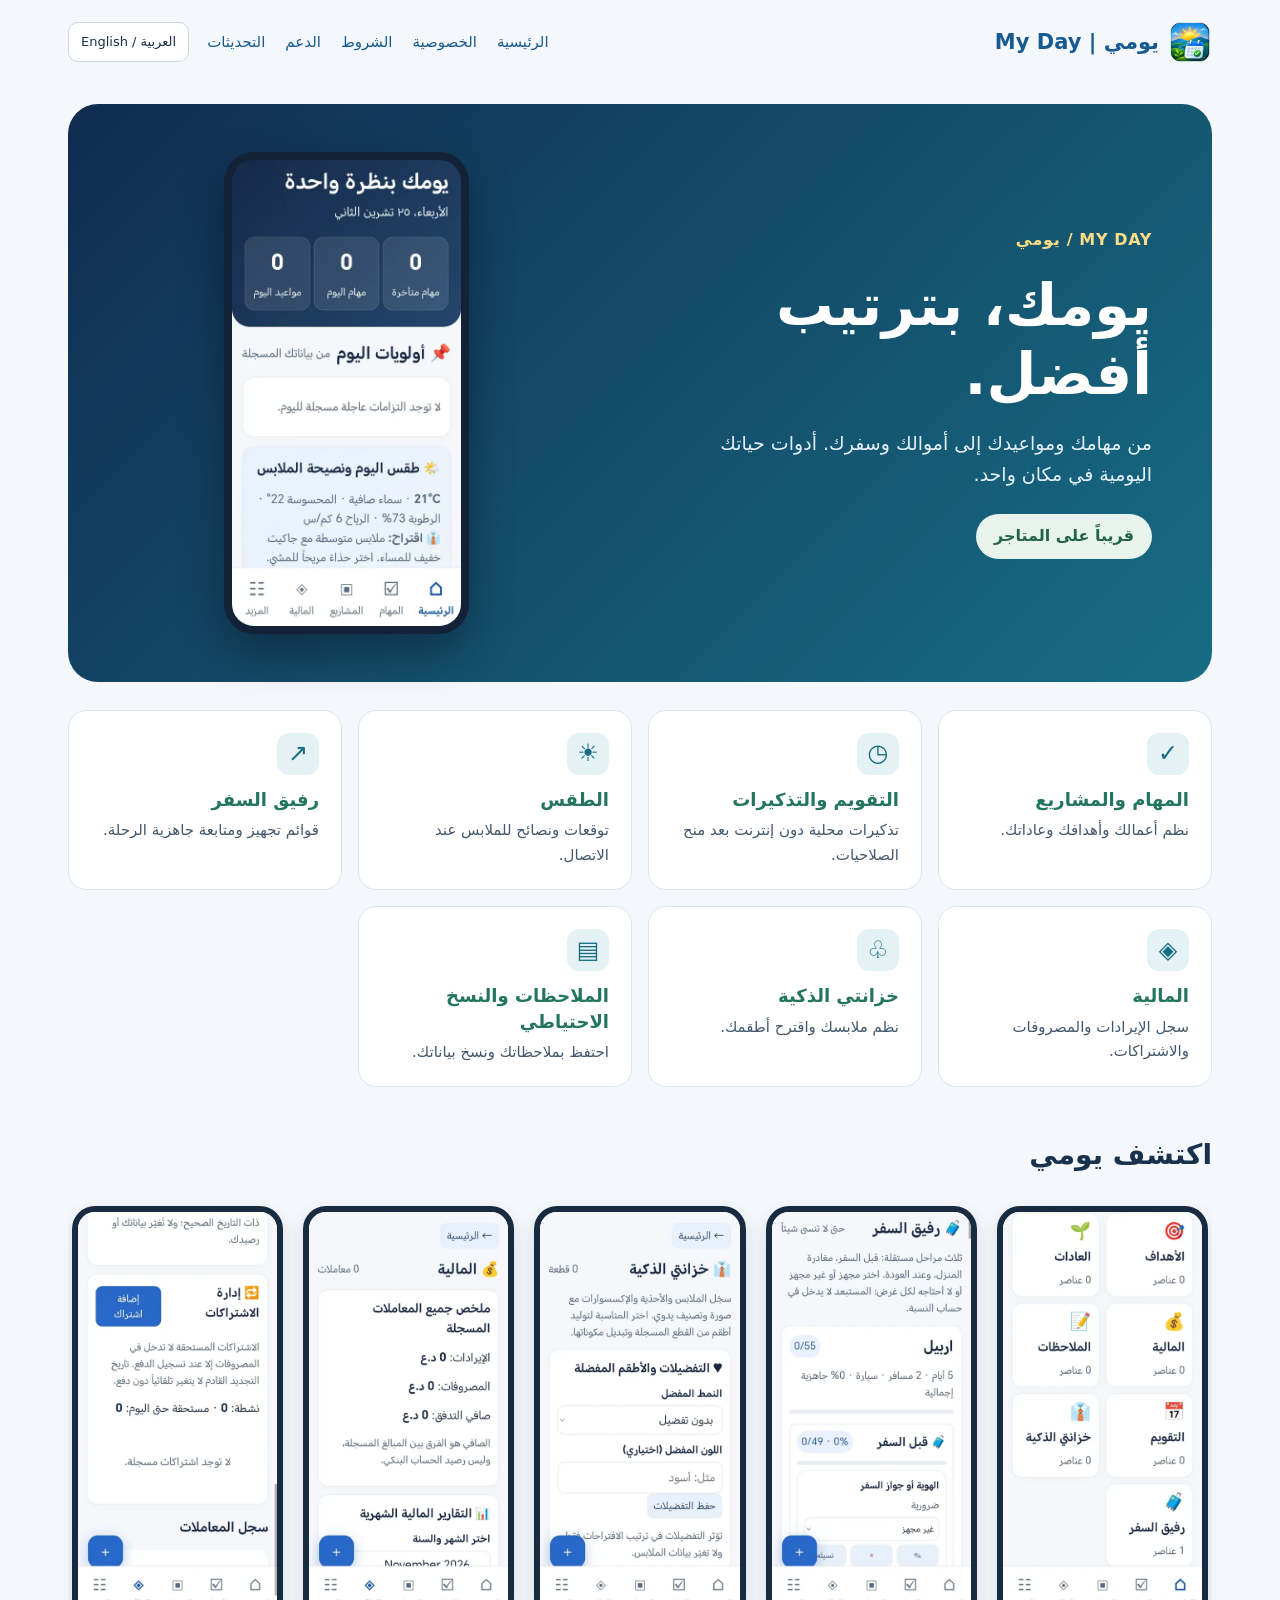
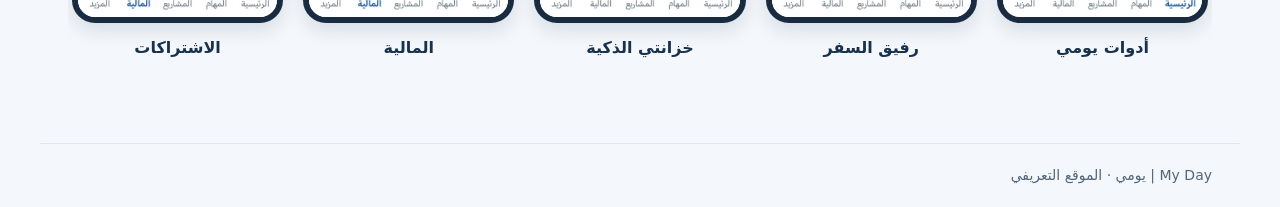
<file: index.html>
<!doctype html><html lang="ar" dir="rtl"><head><meta charset="utf-8"><meta name="viewport" content="width=device-width,initial-scale=1"><link rel="icon" href="assets/icon.png"><title>الرئيسية | Home — My Day</title><link rel="stylesheet" href="style.css?v=1.2"></head><body><header><a class="brand" href="index.html"><img src="assets/icon.png" alt="" width="48" height="48"> <span>يومي | My Day</span></a><button id="menu" aria-controls="nav" aria-expanded="false" aria-label="Menu / القائمة">☰</button><nav id="nav"><a href="index.html"><span data-lang="ar">الرئيسية</span><span data-lang="en" hidden>Home</span></a><a href="privacy.html"><span data-lang="ar">الخصوصية</span><span data-lang="en" hidden>Privacy</span></a><a href="terms.html"><span data-lang="ar">الشروط</span><span data-lang="en" hidden>Terms</span></a><a href="support.html"><span data-lang="ar">الدعم</span><span data-lang="en" hidden>Support</span></a><a href="changelog.html"><span data-lang="ar">التحديثات</span><span data-lang="en" hidden>Updates</span></a></nav><button id="language" type="button">العربية / English</button></header><main><section data-lang="ar"><div class="hero"><div><div class="eyebrow">MY DAY / يومي</div><h1>يومك، بترتيب أفضل.</h1><p>من مهامك ومواعيدك إلى أموالك وسفرك. أدوات حياتك اليومية في مكان واحد.</p><span class="pill">قريباً على المتاجر</span></div><img class="phone" src="assets/overview.webp" alt="My Day dashboard"></div><div class="grid"><div class="tile"><span class="symbol">✓</span><h3>المهام والمشاريع</h3><p>نظم أعمالك وأهدافك وعاداتك.</p></div><div class="tile"><span class="symbol">◷</span><h3>التقويم والتذكيرات</h3><p>تذكيرات محلية دون إنترنت بعد منح الصلاحيات.</p></div><div class="tile"><span class="symbol">☀</span><h3>الطقس</h3><p>توقعات ونصائح للملابس عند الاتصال.</p></div><div class="tile"><span class="symbol">↗</span><h3>رفيق السفر</h3><p>قوائم تجهيز ومتابعة جاهزية الرحلة.</p></div><div class="tile"><span class="symbol">◈</span><h3>المالية</h3><p>سجل الإيرادات والمصروفات والاشتراكات.</p></div><div class="tile"><span class="symbol">♧</span><h3>خزانتي الذكية</h3><p>نظم ملابسك واقترح أطقمك.</p></div><div class="tile"><span class="symbol">▤</span><h3>الملاحظات والنسخ الاحتياطي</h3><p>احتفظ بملاحظاتك ونسخ بياناتك.</p></div></div><h2>اكتشف يومي</h2><div class="gallery"><figure><img loading="lazy" src="assets/features.webp" alt="أدوات يومي"><figcaption>أدوات يومي</figcaption></figure><figure><img loading="lazy" src="assets/travel.webp" alt="رفيق السفر"><figcaption>رفيق السفر</figcaption></figure><figure><img loading="lazy" src="assets/wardrobe.webp" alt="خزانتي الذكية"><figcaption>خزانتي الذكية</figcaption></figure><figure><img loading="lazy" src="assets/finance.webp" alt="المالية"><figcaption>المالية</figcaption></figure><figure><img loading="lazy" src="assets/subscriptions.webp" alt="الاشتراكات"><figcaption>الاشتراكات</figcaption></figure></div></section><section data-lang="en" hidden><div class="hero"><div><div class="eyebrow">MY DAY / يومي</div><h1>Your day, better organized.</h1><p>From tasks and appointments to finances and travel. Your everyday tools in one place.</p><span class="pill">Coming to app stores</span></div><img class="phone" src="assets/overview.webp" alt="My Day dashboard"></div><div class="grid"><div class="tile"><span class="symbol">✓</span><h3>Tasks & projects</h3><p>Organize work, goals and habits.</p></div><div class="tile"><span class="symbol">◷</span><h3>Calendar & reminders</h3><p>Offline local reminders with permissions.</p></div><div class="tile"><span class="symbol">☀</span><h3>Weather</h3><p>Forecasts and clothing tips when connected.</p></div><div class="tile"><span class="symbol">↗</span><h3>Travel companion</h3><p>Packing lists and trip readiness.</p></div><div class="tile"><span class="symbol">◈</span><h3>Personal finance</h3><p>Track income, expenses and subscriptions.</p></div><div class="tile"><span class="symbol">♧</span><h3>Smart wardrobe</h3><p>Organize clothing and suggest outfits.</p></div><div class="tile"><span class="symbol">▤</span><h3>Notes & backups</h3><p>Keep notes and copies of your data.</p></div></div><h2>Explore My Day</h2><div class="gallery"><figure><img loading="lazy" src="assets/features.webp" alt="Daily tools"><figcaption>Daily tools</figcaption></figure><figure><img loading="lazy" src="assets/travel.webp" alt="Travel companion"><figcaption>Travel companion</figcaption></figure><figure><img loading="lazy" src="assets/wardrobe.webp" alt="Smart wardrobe"><figcaption>Smart wardrobe</figcaption></figure><figure><img loading="lazy" src="assets/finance.webp" alt="Finance"><figcaption>Finance</figcaption></figure><figure><img loading="lazy" src="assets/subscriptions.webp" alt="Subscriptions"><figcaption>Subscriptions</figcaption></figure></div></section></main><footer>My Day | يومي · <span data-lang="ar">الموقع التعريفي</span><span data-lang="en" hidden>Product website</span></footer><script src="lang.js?v=1.2"></script></body></html>
</file>
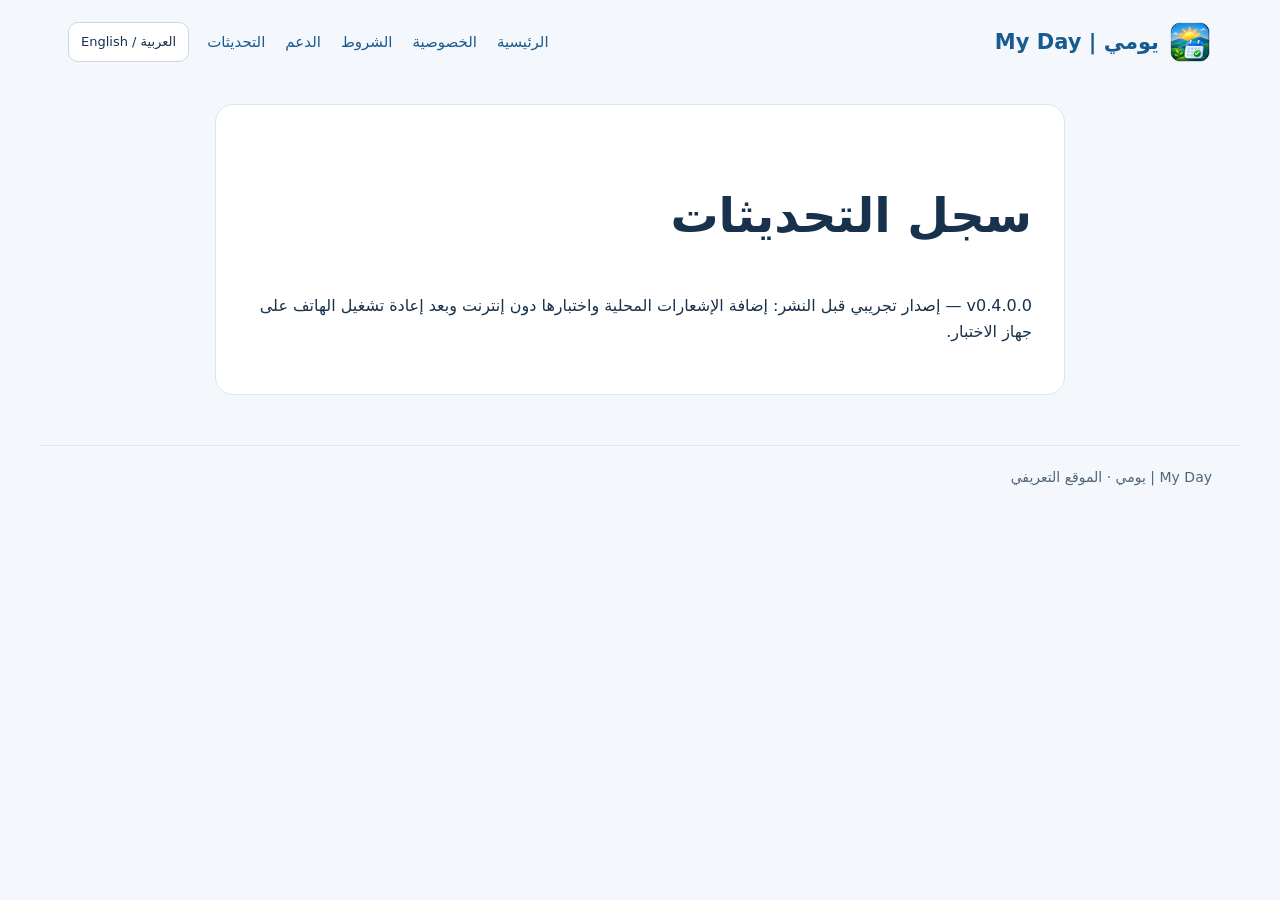
<file: changelog.html>
<!doctype html><html lang="ar" dir="rtl"><head><meta charset="utf-8"><meta name="viewport" content="width=device-width,initial-scale=1"><link rel="icon" href="assets/icon.png"><title>سجل التحديثات | Changelog — My Day</title><link rel="stylesheet" href="style.css?v=1.2"></head><body><header><a class="brand" href="index.html"><img src="assets/icon.png" alt="" width="48" height="48"> <span>يومي | My Day</span></a><button id="menu" aria-controls="nav" aria-expanded="false" aria-label="Menu / القائمة">☰</button><nav id="nav"><a href="index.html"><span data-lang="ar">الرئيسية</span><span data-lang="en" hidden>Home</span></a><a href="privacy.html"><span data-lang="ar">الخصوصية</span><span data-lang="en" hidden>Privacy</span></a><a href="terms.html"><span data-lang="ar">الشروط</span><span data-lang="en" hidden>Terms</span></a><a href="support.html"><span data-lang="ar">الدعم</span><span data-lang="en" hidden>Support</span></a><a href="changelog.html"><span data-lang="ar">التحديثات</span><span data-lang="en" hidden>Updates</span></a></nav><button id="language" type="button">العربية / English</button></header><main><section data-lang="ar"><article><h1>سجل التحديثات</h1><p>v0.4.0.0 — إصدار تجريبي قبل النشر: إضافة الإشعارات المحلية واختبارها دون إنترنت وبعد إعادة تشغيل الهاتف على جهاز الاختبار.</p></article></section><section data-lang="en" hidden><article><h1>Changelog</h1><p>v0.4.0.0 — Pre-release: local notifications added and tested offline and after device restart on the test device.</p></article></section></main><footer>My Day | يومي · <span data-lang="ar">الموقع التعريفي</span><span data-lang="en" hidden>Product website</span></footer><script src="lang.js?v=1.2"></script></body></html>
</file>
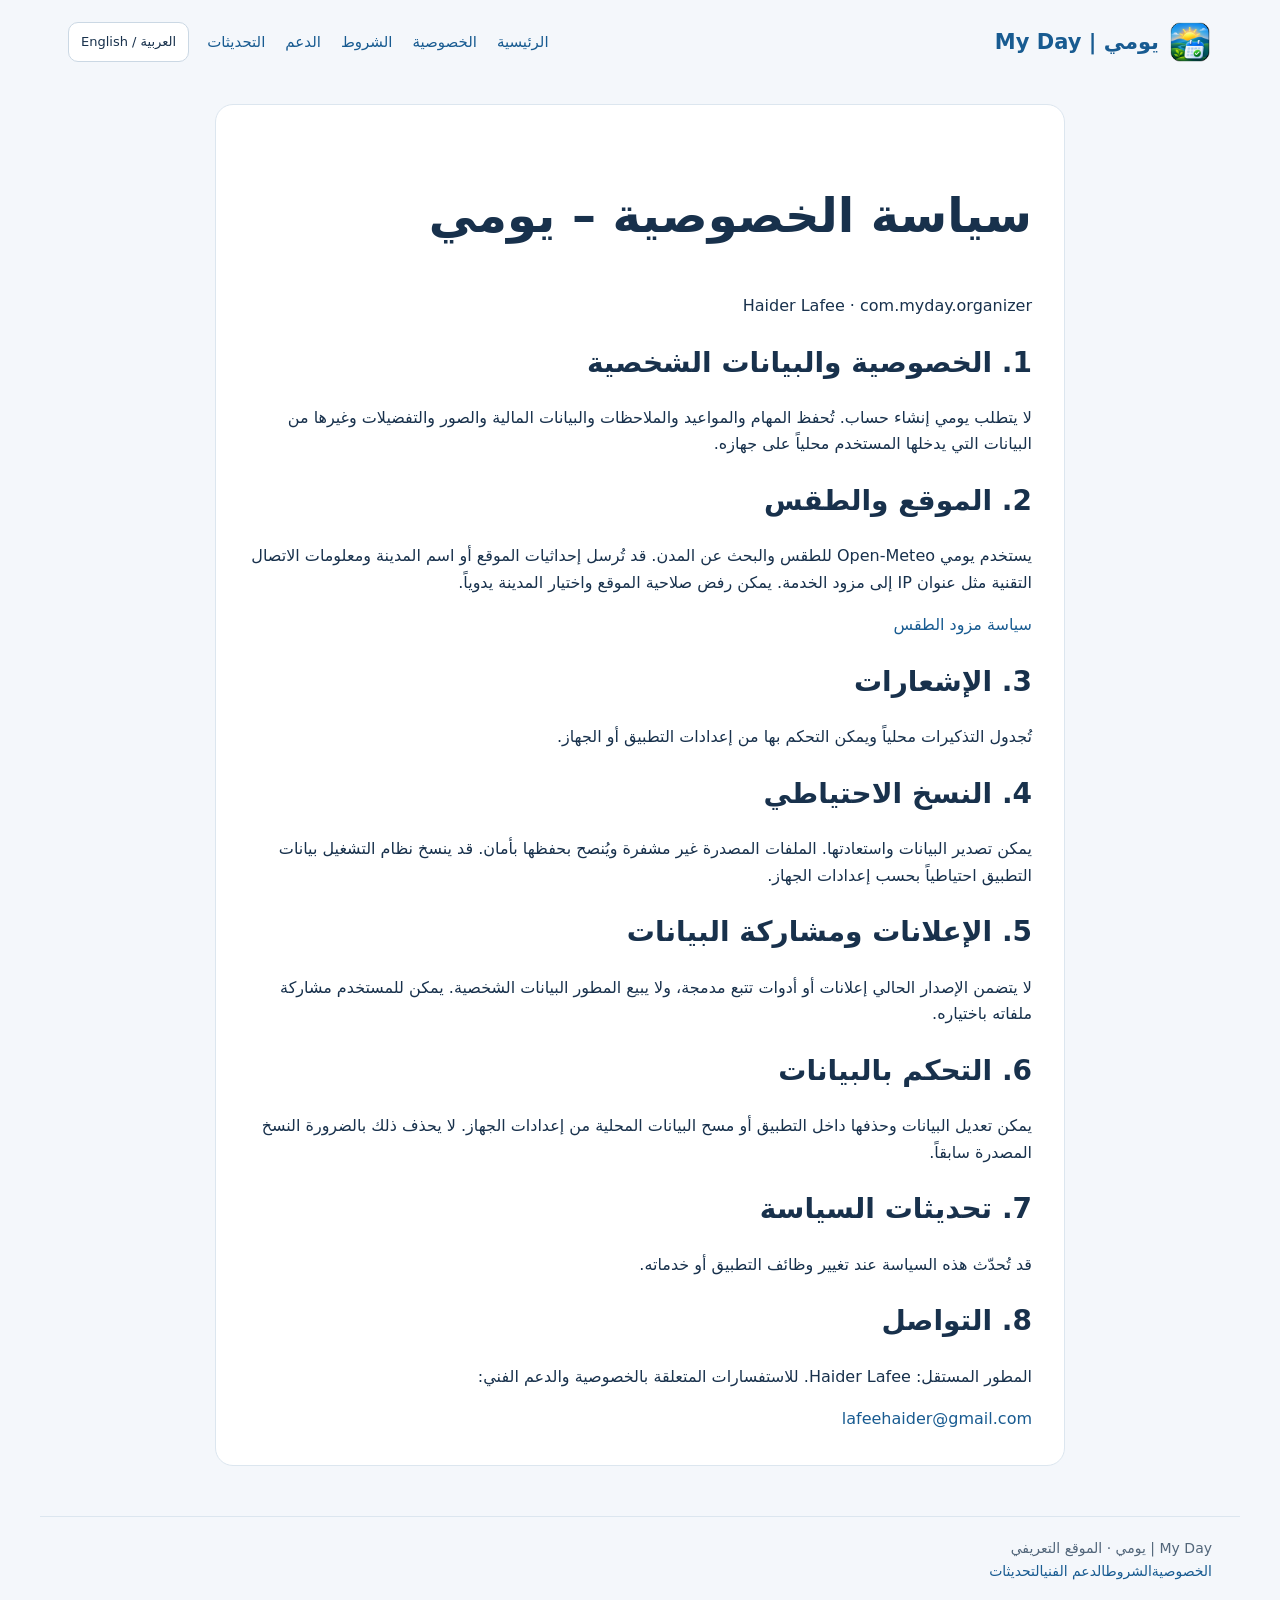
<file: privacy.html>
<!DOCTYPE html>
<html dir="rtl" lang="ar"><head><meta charset="utf-8"/><meta content="width=device-width,initial-scale=1" name="viewport"/><link href="assets/icon.png" rel="icon"/><title>سياسة الخصوصية | Privacy policy — My Day</title><link href="style.css?v=1.2.1" rel="stylesheet"/></head><body><header><a class="brand" href="index.html"><img alt="" height="48" src="assets/icon.png" width="48"/> <span>يومي | My Day</span></a><button aria-controls="nav" aria-expanded="false" aria-label="Menu / القائمة" id="menu">☰</button><nav id="nav"><a href="index.html"><span data-lang="ar">الرئيسية</span><span data-lang="en" hidden="">Home</span></a><a href="privacy.html"><span data-lang="ar">الخصوصية</span><span data-lang="en" hidden="">Privacy</span></a><a href="terms.html"><span data-lang="ar">الشروط</span><span data-lang="en" hidden="">Terms</span></a><a href="support.html"><span data-lang="ar">الدعم</span><span data-lang="en" hidden="">Support</span></a><a href="changelog.html"><span data-lang="ar">التحديثات</span><span data-lang="en" hidden="">Updates</span></a></nav><button id="language" type="button">العربية / English</button></header><main><section data-lang="ar"><article><h1>سياسة الخصوصية – يومي</h1><p>Haider Lafee · com.myday.organizer</p><h2>1. الخصوصية والبيانات الشخصية</h2><p>لا يتطلب يومي إنشاء حساب. تُحفظ المهام والمواعيد والملاحظات والبيانات المالية والصور والتفضيلات وغيرها من البيانات التي يدخلها المستخدم محلياً على جهازه.</p><h2>2. الموقع والطقس</h2><p>يستخدم يومي Open-Meteo للطقس والبحث عن المدن. قد تُرسل إحداثيات الموقع أو اسم المدينة ومعلومات الاتصال التقنية مثل عنوان IP إلى مزود الخدمة. يمكن رفض صلاحية الموقع واختيار المدينة يدوياً.</p><a href="https://open-meteo.com/en/terms">سياسة مزود الطقس</a><h2>3. الإشعارات</h2><p>تُجدول التذكيرات محلياً ويمكن التحكم بها من إعدادات التطبيق أو الجهاز.</p><h2>4. النسخ الاحتياطي</h2><p>يمكن تصدير البيانات واستعادتها. الملفات المصدرة غير مشفرة ويُنصح بحفظها بأمان. قد ينسخ نظام التشغيل بيانات التطبيق احتياطياً بحسب إعدادات الجهاز.</p><h2>5. الإعلانات ومشاركة البيانات</h2><p>لا يتضمن الإصدار الحالي إعلانات أو أدوات تتبع مدمجة، ولا يبيع المطور البيانات الشخصية. يمكن للمستخدم مشاركة ملفاته باختياره.</p><h2>6. التحكم بالبيانات</h2><p>يمكن تعديل البيانات وحذفها داخل التطبيق أو مسح البيانات المحلية من إعدادات الجهاز. لا يحذف ذلك بالضرورة النسخ المصدرة سابقاً.</p><h2>7. تحديثات السياسة</h2><p>قد تُحدّث هذه السياسة عند تغيير وظائف التطبيق أو خدماته.</p><h2>8. التواصل</h2><p>المطور المستقل: Haider Lafee. للاستفسارات المتعلقة بالخصوصية والدعم الفني:</p><a href="mailto:lafeehaider@gmail.com">lafeehaider@gmail.com</a></article></section><section data-lang="en" hidden=""><article><h1>Privacy Policy – My Day</h1><p>Haider Lafee · com.myday.organizer</p><h2>1. Privacy and personal data</h2><p>My Day does not require an account. Tasks, appointments, notes, financial records, images, preferences and other user-entered data are stored locally on the device.</p><h2>2. Location and weather</h2><p>My Day uses Open-Meteo for weather and city search. Location coordinates or city names and technical connection information such as IP addresses may be transmitted to the provider. Users may deny location permission and select a city manually.</p><a href="https://open-meteo.com/en/terms">Weather provider policy</a><h2>3. Notifications</h2><p>Reminders are scheduled locally and can be managed through app or device settings.</p><h2>4. Backup and restore</h2><p>Users can export and restore data. Exported files are unencrypted and should be stored securely. The operating system may back up app data depending on device settings.</p><h2>5. Advertising and data sharing</h2><p>The current version contains no integrated advertising or tracking tools. The developer does not sell personal data. Users may choose to share their exported files.</p><h2>6. Data control</h2><p>Users can modify or delete data in the app or clear local data through device settings. This does not necessarily delete previously exported backups.</p><h2>7. Policy updates</h2><p>This policy may be updated when app features or services change.</p><h2>8. Contact</h2><p>Independent developer: Haider Lafee. For privacy inquiries and technical support:</p><a href="mailto:lafeehaider@gmail.com">lafeehaider@gmail.com</a></article></section></main><footer>My Day | يومي · <span data-lang="ar">الموقع التعريفي</span><span data-lang="en" hidden="">Product website</span><div class="footer-links"><a href="privacy.html"><span data-lang="ar">الخصوصية</span><span data-lang="en" hidden="">Privacy</span></a><a href="terms.html"><span data-lang="ar">الشروط</span><span data-lang="en" hidden="">Terms</span></a><a href="support.html"><span data-lang="ar">الدعم الفني</span><span data-lang="en" hidden="">Support</span></a><a href="changelog.html"><span data-lang="ar">التحديثات</span><span data-lang="en" hidden="">Updates</span></a></div></footer><script src="lang.js?v=1.2.1"></script></body></html>
</file>
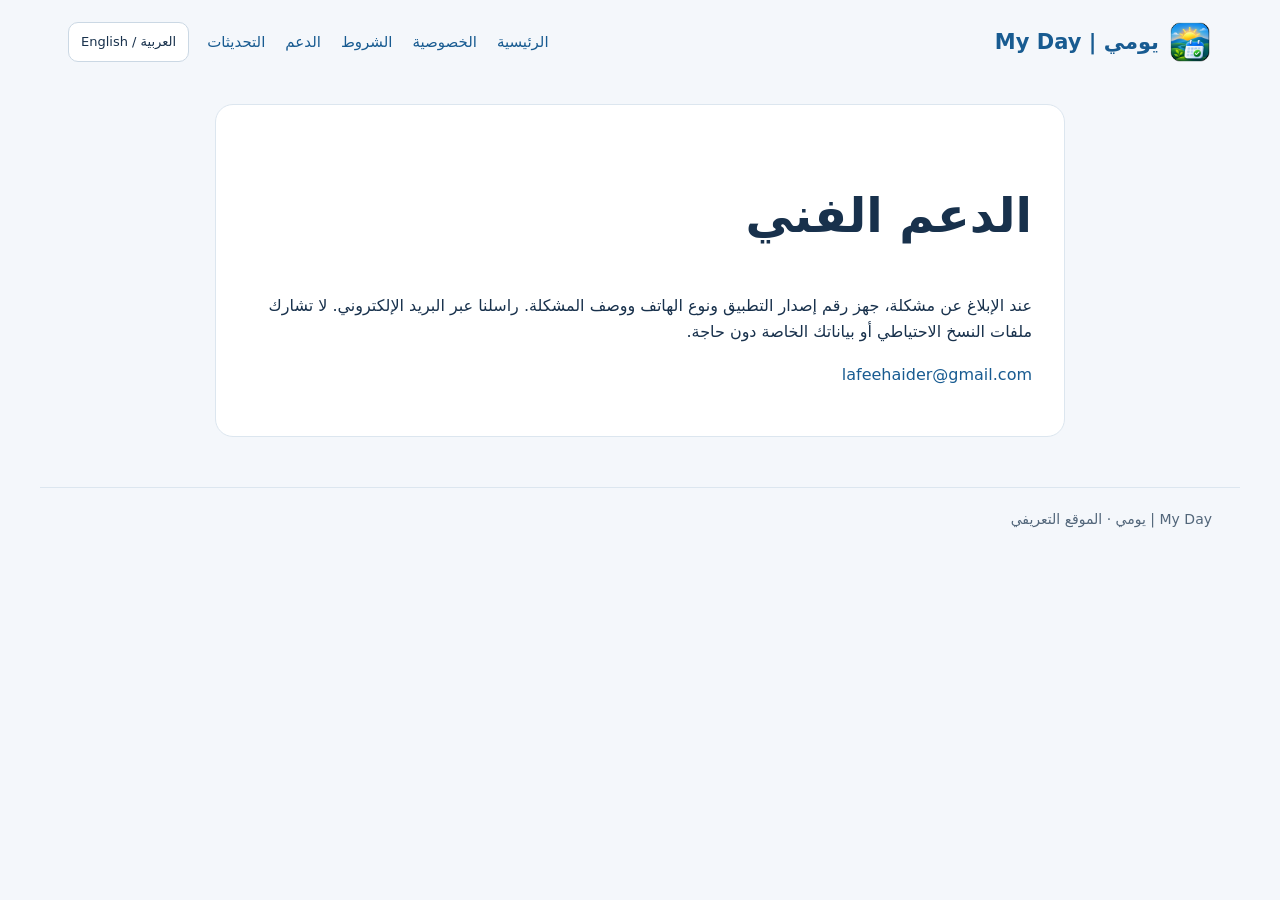
<file: support.html>
<!doctype html><html lang="ar" dir="rtl"><head><meta charset="utf-8"><meta name="viewport" content="width=device-width,initial-scale=1"><link rel="icon" href="assets/icon.png"><title>الدعم الفني | Support — My Day</title><link rel="stylesheet" href="style.css?v=1.2"></head><body><header><a class="brand" href="index.html"><img src="assets/icon.png" alt="" width="48" height="48"> <span>يومي | My Day</span></a><button id="menu" aria-controls="nav" aria-expanded="false" aria-label="Menu / القائمة">☰</button><nav id="nav"><a href="index.html"><span data-lang="ar">الرئيسية</span><span data-lang="en" hidden>Home</span></a><a href="privacy.html"><span data-lang="ar">الخصوصية</span><span data-lang="en" hidden>Privacy</span></a><a href="terms.html"><span data-lang="ar">الشروط</span><span data-lang="en" hidden>Terms</span></a><a href="support.html"><span data-lang="ar">الدعم</span><span data-lang="en" hidden>Support</span></a><a href="changelog.html"><span data-lang="ar">التحديثات</span><span data-lang="en" hidden>Updates</span></a></nav><button id="language" type="button">العربية / English</button></header><main><section data-lang="ar"><article><h1>الدعم الفني</h1><p>عند الإبلاغ عن مشكلة، جهز رقم إصدار التطبيق ونوع الهاتف ووصف المشكلة. راسلنا عبر البريد الإلكتروني. لا تشارك ملفات النسخ الاحتياطي أو بياناتك الخاصة دون حاجة.</p><p><a href="mailto:lafeehaider@gmail.com">lafeehaider@gmail.com</a></p></article></section><section data-lang="en" hidden><article><h1>Support</h1><p>When reporting a problem, prepare the app version, device model and description. Contact us by email. Avoid sharing private data or backup files unnecessarily.</p><p><a href="mailto:lafeehaider@gmail.com">lafeehaider@gmail.com</a></p></article></section></main><footer>My Day | يومي · <span data-lang="ar">الموقع التعريفي</span><span data-lang="en" hidden>Product website</span></footer><script src="lang.js?v=1.2"></script></body></html>
</file>
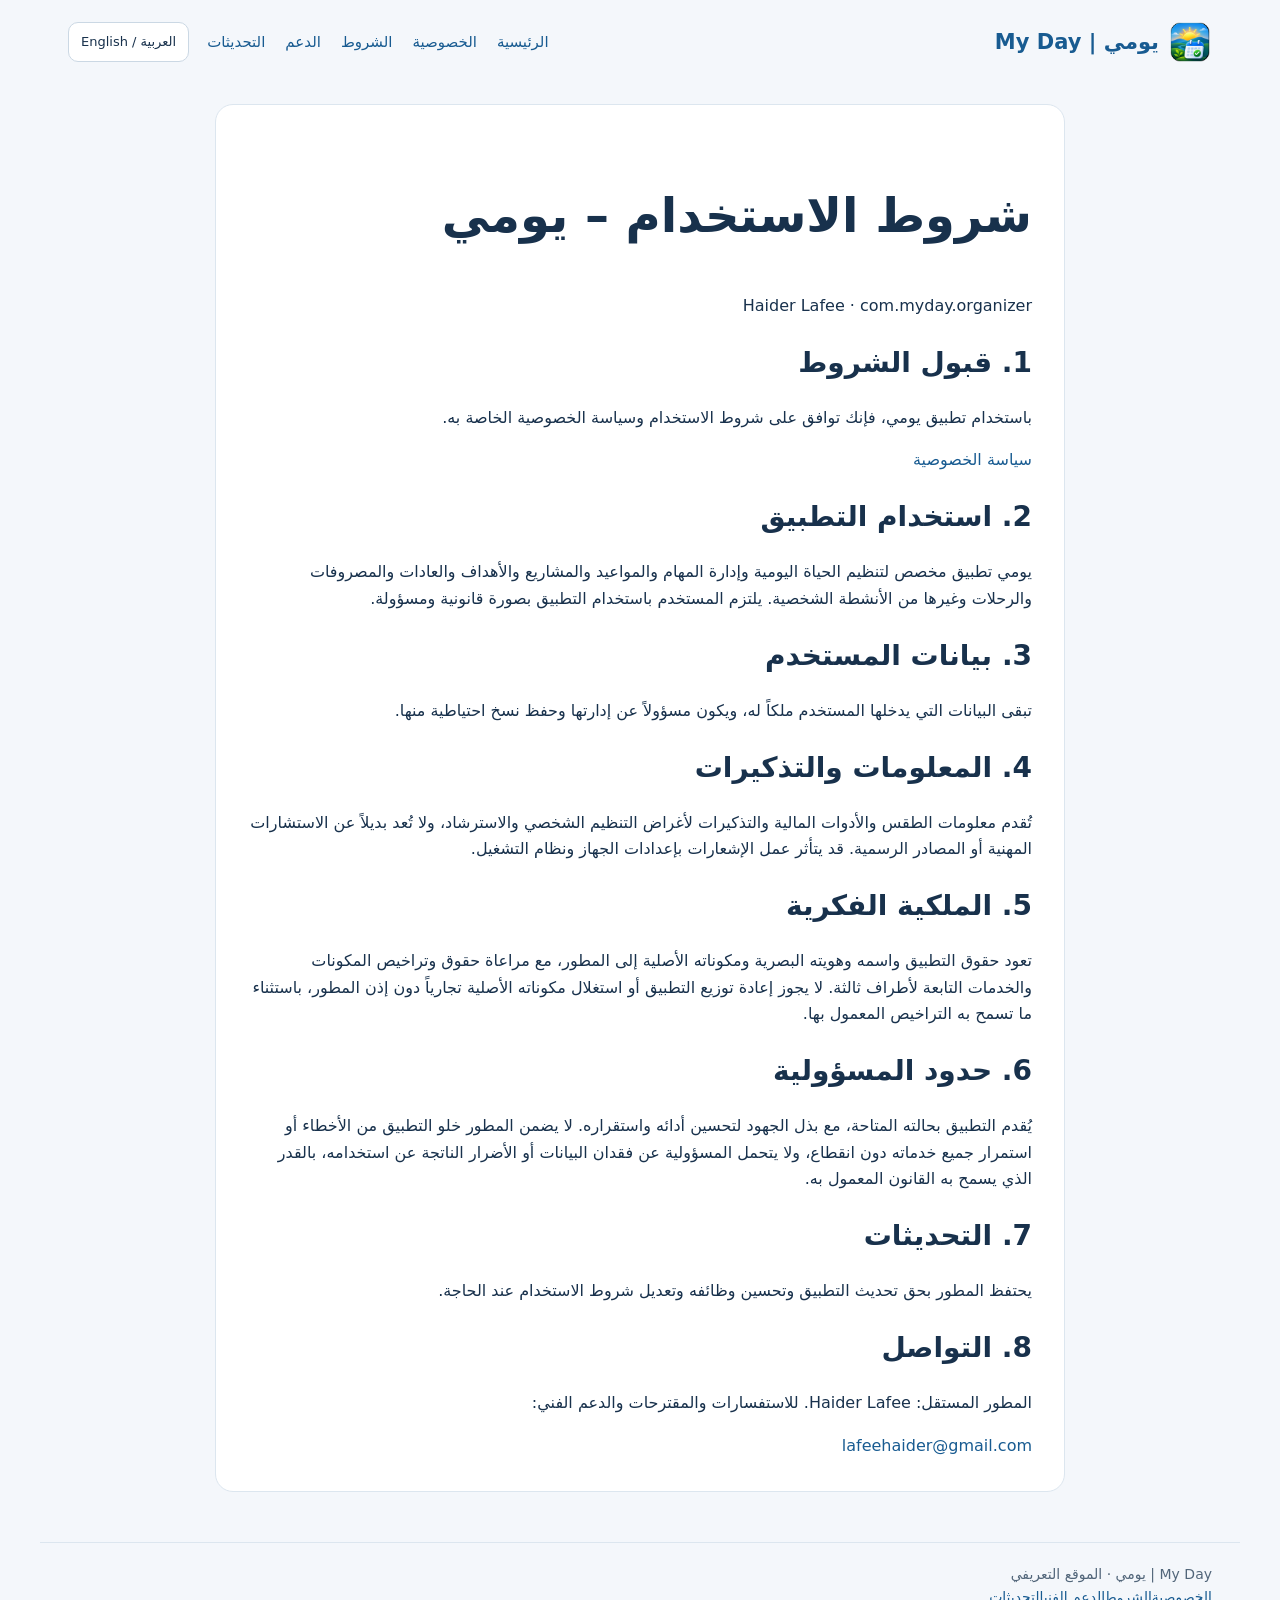
<file: terms.html>
<!DOCTYPE html>

<html dir="rtl" lang="ar"><head><meta charset="utf-8"/><meta content="width=device-width,initial-scale=1" name="viewport"/><link href="assets/icon.png" rel="icon"/><title>شروط الاستخدام | Terms of Use — My Day</title><link href="style.css?v=1.2.1" rel="stylesheet"/></head><body><header><a class="brand" href="index.html"><img alt="" height="48" src="assets/icon.png" width="48"/> <span>يومي | My Day</span></a><button aria-controls="nav" aria-expanded="false" aria-label="Menu / القائمة" id="menu">☰</button><nav id="nav"><a href="index.html"><span data-lang="ar">الرئيسية</span><span data-lang="en" hidden="">Home</span></a><a href="privacy.html"><span data-lang="ar">الخصوصية</span><span data-lang="en" hidden="">Privacy</span></a><a href="terms.html"><span data-lang="ar">الشروط</span><span data-lang="en" hidden="">Terms</span></a><a href="support.html"><span data-lang="ar">الدعم</span><span data-lang="en" hidden="">Support</span></a><a href="changelog.html"><span data-lang="ar">التحديثات</span><span data-lang="en" hidden="">Updates</span></a></nav><button id="language" type="button">العربية / English</button></header><main><section data-lang="ar"><article><h1>شروط الاستخدام – يومي</h1><p>Haider Lafee · com.myday.organizer</p><h2>1. قبول الشروط</h2><p>باستخدام تطبيق يومي، فإنك توافق على شروط الاستخدام وسياسة الخصوصية الخاصة به.</p><a href="privacy.html">سياسة الخصوصية</a><h2>2. استخدام التطبيق</h2><p>يومي تطبيق مخصص لتنظيم الحياة اليومية وإدارة المهام والمواعيد والمشاريع والأهداف والعادات والمصروفات والرحلات وغيرها من الأنشطة الشخصية. يلتزم المستخدم باستخدام التطبيق بصورة قانونية ومسؤولة.</p><h2>3. بيانات المستخدم</h2><p>تبقى البيانات التي يدخلها المستخدم ملكاً له، ويكون مسؤولاً عن إدارتها وحفظ نسخ احتياطية منها.</p><h2>4. المعلومات والتذكيرات</h2><p>تُقدم معلومات الطقس والأدوات المالية والتذكيرات لأغراض التنظيم الشخصي والاسترشاد، ولا تُعد بديلاً عن الاستشارات المهنية أو المصادر الرسمية. قد يتأثر عمل الإشعارات بإعدادات الجهاز ونظام التشغيل.</p><h2>5. الملكية الفكرية</h2><p>تعود حقوق التطبيق واسمه وهويته البصرية ومكوناته الأصلية إلى المطور، مع مراعاة حقوق وتراخيص المكونات والخدمات التابعة لأطراف ثالثة. لا يجوز إعادة توزيع التطبيق أو استغلال مكوناته الأصلية تجارياً دون إذن المطور، باستثناء ما تسمح به التراخيص المعمول بها.</p><h2>6. حدود المسؤولية</h2><p>يُقدم التطبيق بحالته المتاحة، مع بذل الجهود لتحسين أدائه واستقراره. لا يضمن المطور خلو التطبيق من الأخطاء أو استمرار جميع خدماته دون انقطاع، ولا يتحمل المسؤولية عن فقدان البيانات أو الأضرار الناتجة عن استخدامه، بالقدر الذي يسمح به القانون المعمول به.</p><h2>7. التحديثات</h2><p>يحتفظ المطور بحق تحديث التطبيق وتحسين وظائفه وتعديل شروط الاستخدام عند الحاجة.</p><h2>8. التواصل</h2><p>المطور المستقل: Haider Lafee. للاستفسارات والمقترحات والدعم الفني:</p><a href="mailto:lafeehaider@gmail.com">lafeehaider@gmail.com</a></article></section><section data-lang="en" hidden=""><article><h1>Terms of Use – My Day</h1><p>Haider Lafee · com.myday.organizer</p><h2>1. Acceptance of Terms</h2><p>By using My Day, you agree to these Terms of Use and the application’s Privacy Policy.</p><a href="privacy.html">Privacy Policy</a><h2>2. Use of the Application</h2><p>My Day is designed to help users organize their daily lives and manage tasks, appointments, projects, goals, habits, expenses, travel, and other personal activities. Users agree to use the application lawfully and responsibly.</p><h2>3. User Data</h2><p>Data entered by users remains their property. Users are responsible for managing their data and maintaining appropriate backups.</p><h2>4. Information and Reminders</h2><p>Weather information, financial tools, and reminders are provided for personal organization and informational purposes. They are not substitutes for professional advice or official sources. Notification functionality may be affected by device and operating system settings.</p><h2>5. Intellectual Property</h2><p>The application, its name, visual identity, and original components are the intellectual property of the developer, subject to applicable third-party rights and licenses. Redistribution or commercial exploitation of the application’s original components without the developer’s permission is prohibited, except where permitted by applicable licenses.</p><h2>6. Limitation of Liability</h2><p>The application is provided as available, with ongoing efforts to improve its performance and reliability. The developer does not guarantee error-free or uninterrupted operation and shall not be liable for data loss or damages arising from its use, to the extent permitted by applicable law.</p><h2>7. Updates</h2><p>The developer reserves the right to update the application, improve its features, and modify these Terms of Use when necessary.</p><h2>8. Contact</h2><p>Independent Developer: Haider Lafee. For inquiries, suggestions, and technical support:</p><a href="mailto:lafeehaider@gmail.com">lafeehaider@gmail.com</a></article></section></main><footer>My Day | يومي · <span data-lang="ar">الموقع التعريفي</span><span data-lang="en" hidden="">Product website</span><div class="footer-links"><a href="privacy.html"><span data-lang="ar">الخصوصية</span><span data-lang="en" hidden="">Privacy</span></a><a href="terms.html"><span data-lang="ar">الشروط</span><span data-lang="en" hidden="">Terms</span></a><a href="support.html"><span data-lang="ar">الدعم الفني</span><span data-lang="en" hidden="">Support</span></a><a href="changelog.html"><span data-lang="ar">التحديثات</span><span data-lang="en" hidden="">Updates</span></a></div></footer><script src="lang.js?v=1.2.1"></script></body></html>
</file>
<file: style.css>
:root{font-family:system-ui,Arial,sans-serif;color:#18314c;background:#f4f7fb;line-height:1.65}*{box-sizing:border-box}[hidden]{display:none!important}body{margin:0}img{display:block;max-width:100%;height:auto}a{color:#185b91;text-decoration:none}a:hover{text-decoration:underline}button{font:inherit;color:inherit;background:white;border:1px solid #cbd8e4;border-radius:10px;padding:8px 12px;cursor:pointer}a:focus-visible,button:focus-visible{outline:3px solid #e7ad35;outline-offset:3px}header,main,footer{width:min(100%,1200px);margin-inline:auto;padding:20px 28px}header{display:flex;align-items:center;gap:18px;flex-wrap:wrap}.brand{display:flex;align-items:center;gap:9px;font-size:21px;font-weight:800;white-space:nowrap}.brand img{width:44px;height:44px;border-radius:10px}nav{display:flex;gap:20px;margin-inline-start:auto;align-items:center}nav a{font-size:15px}#menu{display:none}#language{font-size:13px;white-space:nowrap}.hero{display:grid;grid-template-columns:minmax(0,1.25fr) minmax(0,1fr);align-items:center;gap:40px;padding:48px 60px;border-radius:30px;background:linear-gradient(135deg,#102c50,#176d85);color:white}.hero>div{min-width:0}.eyebrow{color:#ffdc86;font-weight:800;letter-spacing:.04em}.hero h1{font-size:clamp(36px,4.5vw,64px);line-height:1.2;margin:18px 0}.hero p{font-size:19px;max-width:38ch;margin:0 0 24px;color:#e4f0f8}.pill{display:inline-block;background:#e8f3ed;color:#236449;padding:9px 18px;border-radius:30px;font-weight:650}.phone{width:min(100%,245px);justify-self:center;border:8px solid #142238;border-radius:30px;box-shadow:0 18px 45px #0005}.grid{display:grid;grid-template-columns:repeat(4,minmax(0,1fr));gap:16px;margin:28px 0 48px}.tile,article{background:white;border:1px solid #dce6ef;border-radius:18px;padding:22px;min-width:0}.tile h3{color:#24755e;font-size:18px;margin:12px 0 6px;line-height:1.4}.tile p{margin:0;font-size:15px;color:#43586e}.symbol{display:inline-grid;place-items:center;background:#e4f1f5;color:#176b82;width:42px;height:42px;border-radius:12px;font-size:24px}.gallery{display:grid;grid-auto-flow:column;grid-auto-columns:minmax(170px,1fr);gap:20px;overflow-x:auto;scroll-snap-type:x mandatory;padding:8px 4px 20px}.gallery figure{margin:0;min-width:0;text-align:center;scroll-snap-align:start}.gallery img{width:100%;max-width:220px;margin-inline:auto;border:6px solid #192b40;border-radius:23px;box-shadow:0 8px 18px #173b5920}.gallery figcaption{font-weight:700;padding:12px 4px}h2{font-size:28px;line-height:1.4}article{max-width:850px;margin:auto;overflow-wrap:anywhere;padding:32px}article h1{font-size:clamp(28px,5vw,48px);line-height:1.25}footer{border-top:1px solid #dce6ef;color:#52667a;font-size:14px;margin-top:30px}@media(max-width:900px){header{gap:10px}nav{gap:12px}.grid{grid-template-columns:repeat(2,minmax(0,1fr))}.hero{padding:36px;gap:24px}}@media(max-width:760px){header,main,footer{padding:16px}header{gap:8px}.brand{font-size:18px;margin-inline-end:auto}.brand img{width:36px;height:36px}#menu{display:block;order:2}#language{order:1;padding:7px;font-size:12px}nav{display:none;order:3;width:100%;margin:0;background:white;border-radius:12px;padding:12px;flex-direction:column;align-items:stretch;gap:0}nav.open{display:flex}nav a{padding:10px}.hero{grid-template-columns:minmax(0,1fr);text-align:center;padding:30px 18px;gap:28px}.hero h1{font-size:clamp(32px,8vw,44px)}.hero p{font-size:16px;margin-inline:auto}.phone{width:min(72%,220px)}.grid{gap:10px;margin:18px 0 32px}.tile{padding:14px}.tile h3{font-size:16px}.tile p{font-size:14px}.gallery{grid-auto-columns: minmax(150px,65%);gap:14px}.gallery img{max-width:200px}article{padding:20px}h2{font-size:24px}}@media(max-width:340px){.brand{font-size:15px}.brand img{width:30px;height:30px}header{padding:10px;gap:5px}.grid{grid-template-columns:1fr}}
</file>
